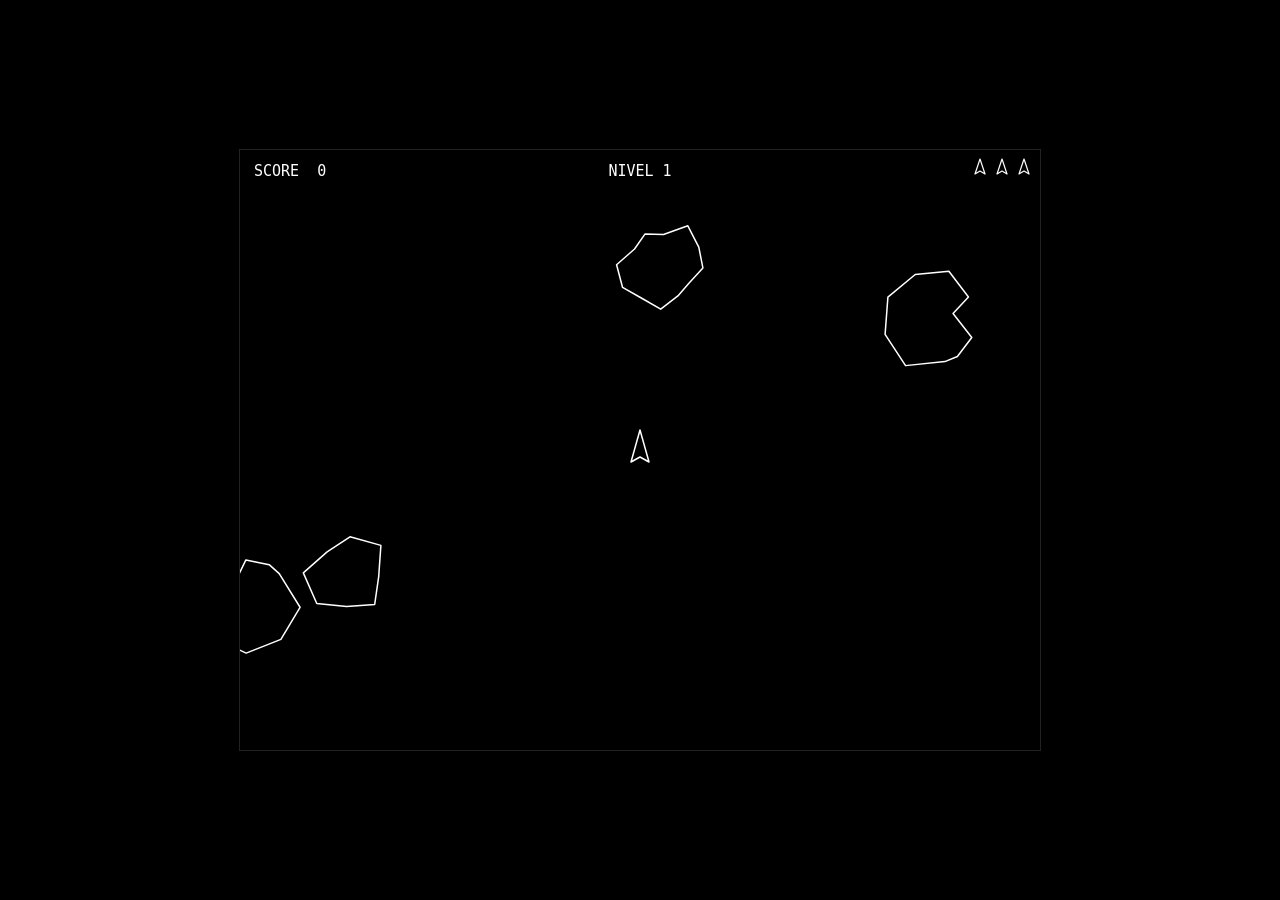
<file: 02-asteroids/index.html>
<!DOCTYPE html>
<html lang="es">
<head>
  <meta charset="UTF-8">
  <title>Asteroids</title>
  <link rel="icon" type="image/svg+xml" href="favicon.svg">
  <style>
    * { margin: 0; padding: 0; box-sizing: border-box; }
    body {
      background: #000;
      display: flex;
      align-items: center;
      justify-content: center;
      height: 100vh;
    }
    canvas {
      display: block;
      border: 1px solid #222;
    }
  </style>
</head>
<body>
  <canvas id="canvas" width="800" height="600"></canvas>
  <script src="game.js"></script>
</body>
</html>
</file>
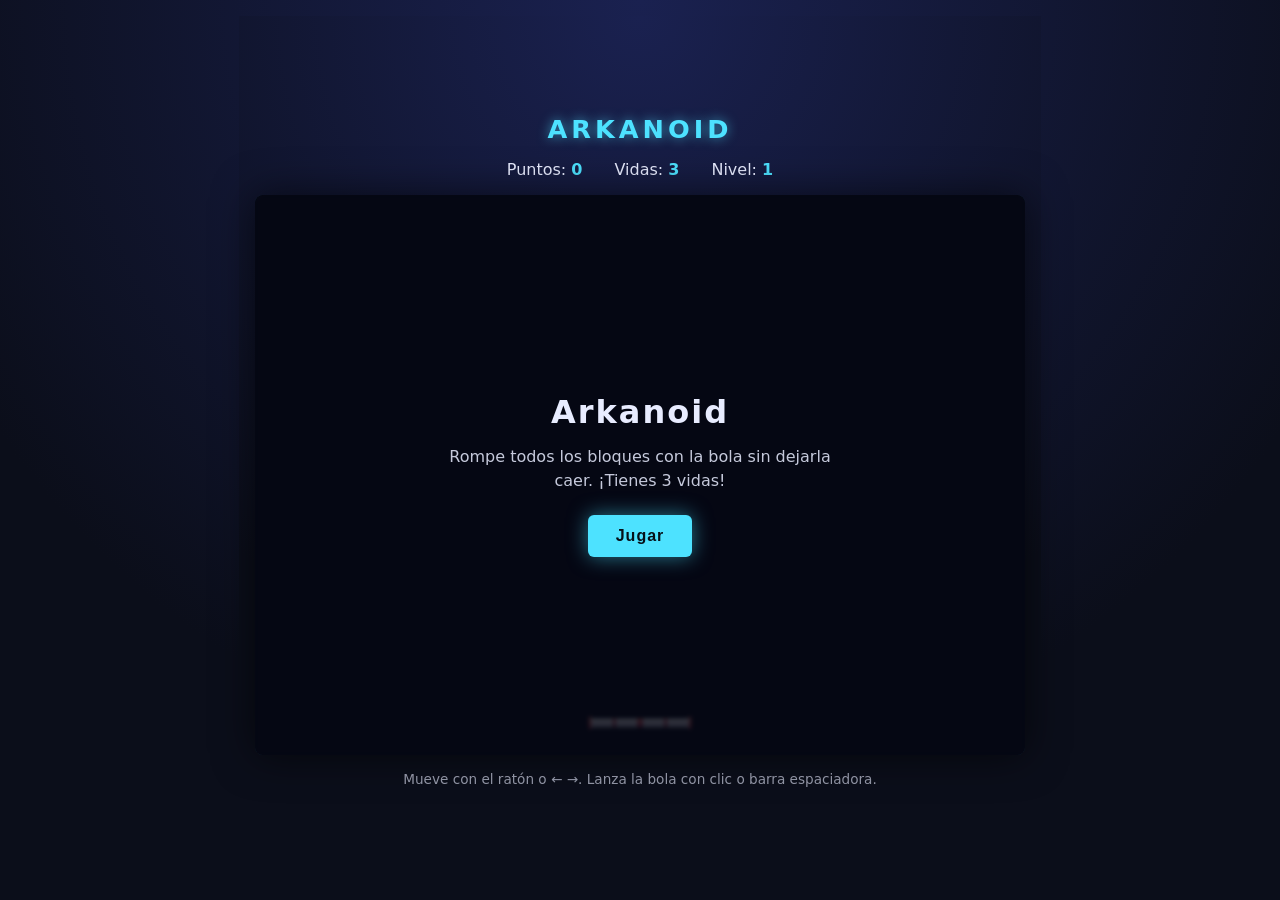
<file: 04-Arkanoid/index.html>
<!DOCTYPE html>
<html lang="es">
<head>
  <meta charset="UTF-8">
  <meta name="viewport" content="width=device-width, initial-scale=1.0">
  <title>Arkanoid</title>
  <style>
    :root {
      --bg: #0b0e1a;
      --panel: #121734;
      --accent: #4de2ff;
      --text: #e8ecff;
    }
    * { box-sizing: border-box; margin: 0; padding: 0; }
    html, body {
      height: 100%;
      background: radial-gradient(circle at 50% 0%, #1a2150 0%, var(--bg) 70%);
      color: var(--text);
      font-family: "Segoe UI", system-ui, sans-serif;
      display: flex;
      flex-direction: column;
      align-items: center;
      justify-content: center;
      gap: 16px;
      padding: 16px;
    }
    h1 {
      font-size: 1.6rem;
      letter-spacing: 4px;
      text-transform: uppercase;
      color: var(--accent);
      text-shadow: 0 0 12px rgba(77, 226, 255, 0.6);
    }
    .hud {
      display: flex;
      gap: 32px;
      font-size: 1rem;
      font-variant-numeric: tabular-nums;
    }
    .hud span { color: var(--accent); font-weight: 600; }
    .stage {
      position: relative;
      border-radius: 8px;
      overflow: hidden;
      box-shadow: 0 0 40px rgba(0, 0, 0, 0.6), inset 0 0 0 2px rgba(77, 226, 255, 0.2);
    }
    canvas { display: block; background: #060814; }
    .overlay {
      position: absolute;
      inset: 0;
      display: flex;
      flex-direction: column;
      align-items: center;
      justify-content: center;
      gap: 14px;
      text-align: center;
      background: rgba(6, 8, 20, 0.82);
      backdrop-filter: blur(2px);
      padding: 24px;
    }
    .overlay.hidden { display: none; }
    .overlay h2 { font-size: 2rem; letter-spacing: 2px; }
    .overlay p { opacity: 0.85; max-width: 420px; line-height: 1.5; }
    .overlay button {
      margin-top: 8px;
      padding: 12px 28px;
      font-size: 1rem;
      font-weight: 600;
      letter-spacing: 1px;
      color: #061018;
      background: var(--accent);
      border: none;
      border-radius: 6px;
      cursor: pointer;
      transition: transform 0.1s ease, box-shadow 0.2s ease;
      box-shadow: 0 0 20px rgba(77, 226, 255, 0.5);
    }
    .overlay button:hover { transform: translateY(-2px); }
    .hint { font-size: 0.85rem; opacity: 0.6; }
  </style>
</head>
<body>
  <h1>Arkanoid</h1>
  <div class="hud">
    <div>Puntos: <span id="score">0</span></div>
    <div>Vidas: <span id="lives">3</span></div>
    <div>Nivel: <span id="level">1</span></div>
  </div>
  <div class="stage">
    <canvas id="game" width="770" height="560"></canvas>
    <div class="overlay" id="overlay">
      <h2 id="overlayTitle">Arkanoid</h2>
      <p id="overlayText">Rompe todos los bloques con la bola sin dejarla caer.</p>
      <button id="startBtn">Jugar</button>
    </div>
  </div>
  <p class="hint">Mueve con el ratón o ← →. Lanza la bola con clic o barra espaciadora.</p>

  <script src="assets/spritesheet.js"></script>
  <script src="game.js"></script>
</body>
</html>
</file>
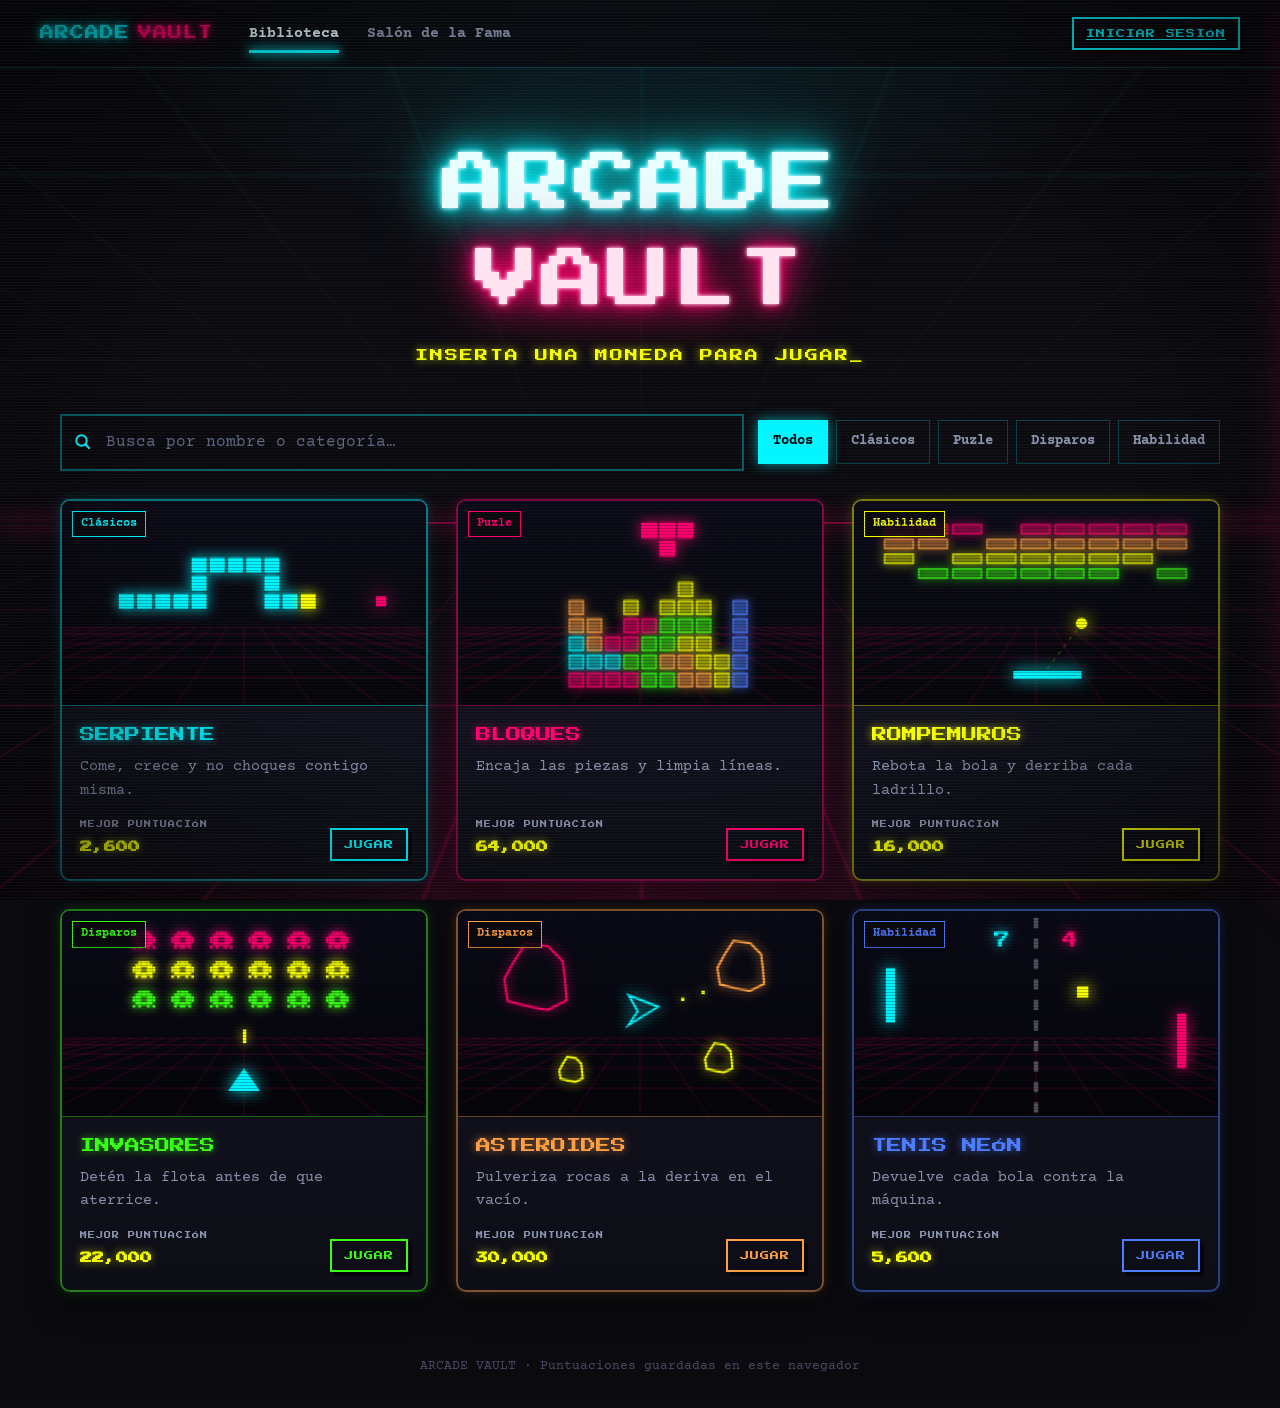
<file: 05-Arcade/Index.html>
<!DOCTYPE html>
<html lang="es">
<head>
<meta charset="UTF-8">
<meta name="viewport" content="width=device-width, initial-scale=1, viewport-fit=cover">
<title>ARCADE VAULT</title>
<link rel="preconnect" href="https://fonts.googleapis.com">
<link rel="preconnect" href="https://fonts.gstatic.com" crossorigin>
<link href="https://fonts.googleapis.com/css2?family=Courier+Prime:ital,wght@0,400;0,700;1,400&family=Press+Start+2P&display=swap" rel="stylesheet">
<link rel="stylesheet" href="css/base.css">
<link rel="stylesheet" href="css/background.css">
<link rel="stylesheet" href="css/nav.css">
<link rel="stylesheet" href="css/layout.css">
<link rel="stylesheet" href="css/library.css">
<link rel="stylesheet" href="css/detail.css">
<link rel="stylesheet" href="css/player.css">
<link rel="stylesheet" href="css/modal.css">
<link rel="stylesheet" href="css/auth.css">
<link rel="stylesheet" href="css/fame.css">
<link rel="stylesheet" href="css/toast.css">
<link rel="stylesheet" href="css/responsive.css">
</head>
<body>
<div class="bg" aria-hidden="true"><div class="ceiling"></div><div class="horizon"></div><div class="floor"></div></div>
<div class="scan" aria-hidden="true"></div>

<nav class="nav" aria-label="Principal">
  <a class="nav-logo" href="#/">ARCADE<span>VAULT</span></a>
  <div class="nav-links">
    <a href="#/" data-nav="library">Biblioteca</a>
    <a href="#/salon" data-nav="fame">Salón de la Fama</a>
  </div>
  <div class="nav-right" id="navRight"></div>
  <button class="burger" id="burger" aria-label="Abrir menú" aria-expanded="false"><i></i><i></i><i></i></button>
</nav>
<div class="drawer-back" id="drawerBack"></div>
<aside class="drawer" id="drawer" aria-label="Menú móvil">
  <button class="close" id="drawerClose" aria-label="Cerrar menú">✕</button>
  <div id="drawerBody"></div>
</aside>

<main id="app"></main>
<footer>ARCADE VAULT · Puntuaciones guardadas en este navegador</footer>
<div class="toast" id="toast" role="status" aria-live="polite"></div>


<script src="js/core/utils.js"></script>
<script src="js/core/store.js"></script>
<script src="js/core/api.js"></script>
<script src="js/core/session.js"></script>
<script src="js/engine/engine.js"></script>
<script src="js/games/snake.js"></script>
<script src="js/games/blocks.js"></script>
<script src="js/games/breakout.js"></script>
<script src="js/games/invaders.js"></script>
<script src="js/games/asteroids.js"></script>
<script src="js/games/tennis.js"></script>
<script src="js/catalog/games.js"></script>
<script src="js/catalog/covers.js"></script>
<script src="js/ui/nav.js"></script>
<script src="js/router.js"></script>
<script src="js/views/library.js"></script>
<script src="js/views/detail.js"></script>
<script src="js/views/player.js"></script>
<script src="js/views/gameover.js"></script>
<script src="js/views/auth.js"></script>
<script src="js/views/fame.js"></script>
<script src="js/main.js"></script>
</body>
</html>
</file>
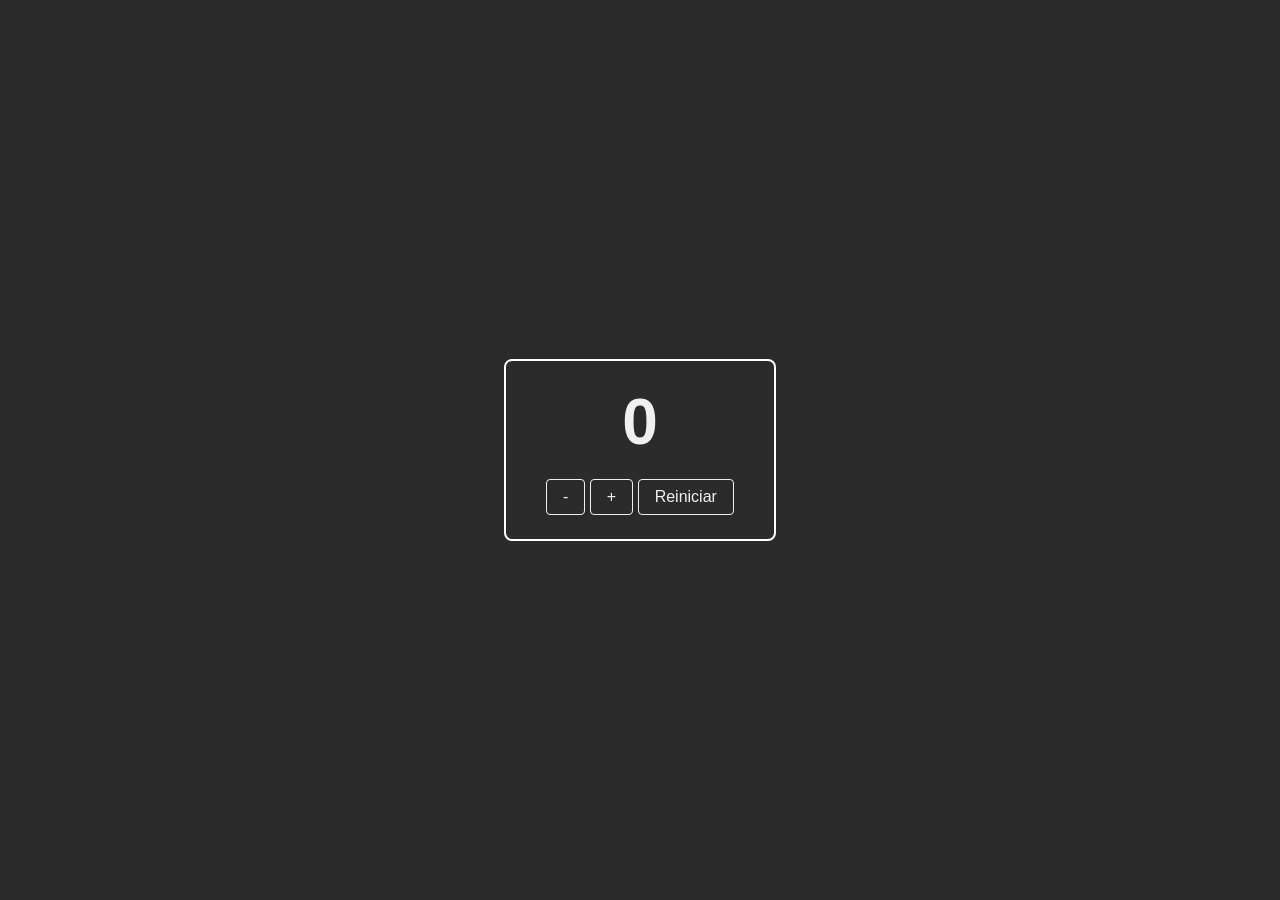
<file: 01-firstCode/contador.html>
<!DOCTYPE html>
<html lang="es">
<head>
  <meta charset="UTF-8">
  <meta name="viewport" content="width=device-width, initial-scale=1.0">
  <title>Contador</title>
  <style>
    body {
      background-color: #2b2b2b;
      color: #f0f0f0;
      font-family: sans-serif;
      margin: 0;
      min-height: 100vh;
      display: flex;
      justify-content: center;
      align-items: center;
    }

    .contador {
      border: 2px solid #ffffff;
      border-radius: 8px;
      padding: 24px 40px;
      text-align: center;
    }

    #valor {
      font-size: 4rem;
      margin: 0 0 20px;
    }

    button {
      background: transparent;
      color: #f0f0f0;
      border: 1px solid #f0f0f0;
      border-radius: 4px;
      padding: 8px 16px;
      font-size: 1rem;
      cursor: pointer;
    }

    button:hover {
      background-color: #f0f0f0;
      color: #2b2b2b;
    }
  </style>
</head>
<body>
  <div class="contador">
    <h1 id="valor">0</h1>
    <button onclick="cambiar(-1)">-</button>
    <button onclick="cambiar(1)">+</button>
    <button onclick="reiniciar()">Reiniciar</button>
  </div>

  <script>
    let cuenta = 0;
    const valor = document.getElementById("valor");

    function cambiar(n) {
      cuenta += n;
      valor.textContent = cuenta;
    }

    function reiniciar() {
      cuenta = 0;
      valor.textContent = cuenta;
    }
  </script>
</body>
</html>
</file>
<file: 05-Arcade/css/base.css>
/* ================= TOKENS ================= */
:root{
  --bg:#0a0a0f; --bg-2:#10101a; --panel:#0d0d16; --panel-2:#141422;
  --cyan:#00f5ff; --mag:#ff006e; --yel:#f5ff00;
  --gold:#ffd23f; --silver:#d6e2f0; --bronze:#ff9a52;
  --text:#e6f4ff; --muted:#8a93ad; --line:rgba(0,245,255,.22); --grid:rgba(255,0,110,.45);
  --pixel:"Press Start 2P", "Courier New", monospace;
  --mono:"Courier Prime", "Courier New", ui-monospace, Menlo, monospace;
  --nav-h:68px;
  color-scheme:dark;
  box-sizing:border-box;
  padding-top:env(safe-area-inset-top,0px);
  padding-bottom:env(safe-area-inset-bottom,0px);
}
/* La cabina arcade es oscura por diseño: ambos esquemas comparten la paleta */
@media (prefers-color-scheme: dark){
  :root:not([data-theme="light"]){ --bg:#0a0a0f; --panel:#0d0d16; --text:#e6f4ff; }
}
:root[data-theme="dark"]{ --bg:#0a0a0f; --panel:#0d0d16; --text:#e6f4ff; }

*,*::before,*::after{box-sizing:inherit}
html{scroll-padding-top:env(safe-area-inset-top,0px);height:100%}
body{margin:0;min-height:100%;background:var(--bg);color:var(--text);font-family:var(--mono);font-size:16px;line-height:1.55;overflow-x:hidden;-webkit-font-smoothing:antialiased;-webkit-tap-highlight-color:transparent}
button,input{font:inherit;color:inherit}
button{cursor:pointer}
a{color:inherit}
:focus-visible{outline:2px dashed var(--yel);outline-offset:3px}
.sr{position:absolute;width:1px;height:1px;overflow:hidden;clip:rect(0 0 0 0);white-space:nowrap}
</file>
<file: 05-Arcade/css/background.css>
/* ================= FONDO: rejilla en perspectiva + scanlines ================= */
.bg{position:fixed;inset:0;z-index:-1;pointer-events:none;overflow:hidden;
  background:
    radial-gradient(ellipse 80% 50% at 50% 100%, rgba(255,0,110,.20), transparent 70%),
    radial-gradient(ellipse 60% 40% at 50% 0%, rgba(0,245,255,.10), transparent 70%),
    var(--bg)}
.bg .horizon{position:absolute;left:0;right:0;top:58%;height:2px;background:linear-gradient(90deg,transparent,var(--mag),transparent);box-shadow:0 0 24px 4px rgba(255,0,110,.45);opacity:.7}
.bg .floor{position:absolute;left:-60%;right:-60%;top:58%;height:80%;
  background-image:linear-gradient(var(--grid) 1px,transparent 1px),linear-gradient(90deg,var(--grid) 1px,transparent 1px);
  background-size:64px 64px;transform:perspective(320px) rotateX(64deg);transform-origin:50% 0;
  animation:floor 1.8s linear infinite;
  -webkit-mask-image:linear-gradient(to bottom,transparent 0%,#000 35%);mask-image:linear-gradient(to bottom,transparent 0%,#000 35%);opacity:.55}
.bg .ceiling{position:absolute;left:-60%;right:-60%;bottom:42%;height:70%;
  background-image:linear-gradient(rgba(0,245,255,.25) 1px,transparent 1px),linear-gradient(90deg,rgba(0,245,255,.25) 1px,transparent 1px);
  background-size:64px 64px;transform:perspective(320px) rotateX(-64deg);transform-origin:50% 100%;
  animation:ceil 1.8s linear infinite;
  -webkit-mask-image:linear-gradient(to top,transparent 0%,#000 60%);mask-image:linear-gradient(to top,transparent 0%,#000 60%);opacity:.18}
@keyframes floor{to{background-position:0 64px}}
@keyframes ceil{to{background-position:0 -64px}}
.scan{position:fixed;inset:0;z-index:9999;pointer-events:none;
  background:repeating-linear-gradient(to bottom,rgba(255,255,255,.035) 0 1px,transparent 1px 3px),
             radial-gradient(ellipse at center,transparent 55%,rgba(0,0,0,.55) 100%)}
</file>
<file: 05-Arcade/css/nav.css>
/* ================= NAVBAR ================= */
.nav{position:sticky;top:env(safe-area-inset-top,0px);z-index:50;height:var(--nav-h);display:flex;align-items:center;gap:24px;padding:0 clamp(16px,4vw,40px);
  background:rgba(10,10,15,.82);backdrop-filter:blur(10px);-webkit-backdrop-filter:blur(10px);border-bottom:1px solid var(--line)}
body.playing .nav{display:none}
.nav-logo{font-family:var(--pixel);font-size:14px;text-decoration:none;color:var(--cyan);letter-spacing:1px;white-space:nowrap;text-shadow:0 0 6px var(--cyan),0 0 18px rgba(0,245,255,.6)}
.nav-logo span{color:var(--mag);text-shadow:0 0 6px var(--mag),0 0 18px rgba(255,0,110,.6);margin-left:8px}
.nav-links{display:flex;gap:28px;margin-left:12px}
.nav-links a{position:relative;text-decoration:none;font-weight:700;font-size:15px;color:var(--muted);padding:6px 0;transition:color .15s}
.nav-links a:hover{color:var(--text)}
.nav-links a.active{color:var(--text)}
.nav-links a.active::after{content:"";position:absolute;left:0;right:0;bottom:-2px;height:3px;background:var(--cyan);box-shadow:0 0 8px var(--cyan),0 0 16px var(--cyan)}
.nav-right{margin-left:auto;display:flex;align-items:center;gap:12px}
.burger{display:none;margin-left:auto;width:44px;height:44px;border:1px solid var(--line);background:transparent;padding:0;position:relative}
.burger i{position:absolute;left:12px;right:12px;height:2px;background:var(--cyan);box-shadow:0 0 6px var(--cyan)}
.burger i:nth-child(1){top:14px}.burger i:nth-child(2){top:21px}.burger i:nth-child(3){top:28px}
.avatar-btn{display:flex;align-items:center;gap:10px;background:transparent;border:1px solid var(--line);padding:5px 12px 5px 5px}
.avatar{width:30px;height:30px;display:grid;place-items:center;font-family:var(--pixel);font-size:12px;color:var(--bg);background:var(--av,var(--cyan));box-shadow:0 0 10px var(--av,var(--cyan))}
.avatar-btn b{font-size:14px}
.menu{position:absolute;top:calc(var(--nav-h) - 6px);right:clamp(16px,4vw,40px);background:var(--panel);border:1px solid var(--line);min-width:200px;padding:6px;box-shadow:0 0 24px rgba(0,245,255,.15)}
.menu button{display:block;width:100%;text-align:left;background:none;border:0;padding:10px 12px;font-weight:700}
.menu button:hover{background:rgba(0,245,255,.08);color:var(--cyan)}
.guest-chip{font-size:13px;color:var(--muted);border:1px dashed var(--muted);padding:4px 8px}

/* Drawer móvil */
.drawer-back{position:fixed;inset:0;background:rgba(0,0,0,.6);z-index:60;opacity:0;pointer-events:none;transition:opacity .2s}
.drawer{position:fixed;top:0;right:0;bottom:0;width:min(320px,86vw);z-index:61;background:var(--panel);border-left:2px solid var(--mag);box-shadow:-10px 0 40px rgba(255,0,110,.25);
  transform:translateX(105%);transition:transform .25s cubic-bezier(.2,.8,.2,1);padding:calc(env(safe-area-inset-top,0px) + 20px) 24px calc(env(safe-area-inset-bottom,0px) + 24px);display:flex;flex-direction:column;gap:8px}
.drawer.open{transform:none}
.drawer-back.open{opacity:1;pointer-events:auto}
.drawer a,.drawer .dbtn{display:block;text-decoration:none;font-family:var(--pixel);font-size:12px;padding:16px 4px;border-bottom:1px solid var(--line);background:none;border-left:0;border-right:0;border-top:0;text-align:left;width:100%}
.drawer a.active{color:var(--cyan);text-shadow:0 0 8px var(--cyan)}
.drawer .close{align-self:flex-end;background:none;border:1px solid var(--line);width:40px;height:40px;font-size:18px;margin-bottom:12px}
</file>
<file: 05-Arcade/css/layout.css>
/* ================= LAYOUT / VISTAS ================= */
main{max-width:1240px;margin:0 auto;padding:0 clamp(16px,4vw,40px) 64px;min-height:calc(100vh - var(--nav-h))}
body.playing main{max-width:none;padding:0 12px 24px}
.view{animation:viewIn .28s cubic-bezier(.2,.8,.2,1)}
@keyframes viewIn{from{opacity:0;transform:translateX(18px)}to{opacity:1;transform:none}}

/* ================= BOTONES ================= */
.btn{--c:var(--cyan);font-family:var(--pixel);font-size:11px;letter-spacing:1px;line-height:1;padding:14px 18px;background:transparent;color:var(--c);border:2px solid var(--c);
  box-shadow:0 0 0 rgba(0,0,0,0),4px 4px 0 rgba(0,0,0,.6);transition:box-shadow .15s,background .15s,color .15s,transform .06s;text-transform:uppercase;white-space:nowrap}
.btn:hover{background:color-mix(in srgb,var(--c) 14%,transparent);box-shadow:0 0 14px var(--c),inset 0 0 10px color-mix(in srgb,var(--c) 40%,transparent),4px 4px 0 rgba(0,0,0,.6)}
.btn:active{transform:translate(2px,2px) scale(.97);box-shadow:0 0 18px var(--c),1px 1px 0 rgba(0,0,0,.6)}
.btn:disabled{opacity:.45;cursor:not-allowed}
.btn.mag{--c:var(--mag)} .btn.yel{--c:var(--yel)}
.btn.solid{background:var(--c);color:var(--bg)}
.btn.solid:hover{background:var(--c);filter:brightness(1.1)}
.btn.big{font-size:15px;padding:20px 28px}
.btn.sm{font-size:9px;padding:10px 12px}
.btn.ghost{--c:var(--muted)}
.btn.ghost:hover{--c:var(--text)}
.pulse{animation:pulse 1.4s ease-in-out infinite}
@keyframes pulse{0%,100%{box-shadow:0 0 8px var(--c),0 0 0 0 color-mix(in srgb,var(--c) 50%,transparent),4px 4px 0 rgba(0,0,0,.6)}50%{box-shadow:0 0 26px var(--c),0 0 0 10px transparent,4px 4px 0 rgba(0,0,0,.6)}}
</file>
<file: 05-Arcade/css/library.css>
/* ================= HOME ================= */
.hero{text-align:center;padding:clamp(40px,8vw,80px) 0 clamp(28px,5vw,48px)}
.logo-big{font-family:var(--pixel);font-weight:400;margin:0;font-size:clamp(26px,6.4vw,64px);line-height:1.15;color:#eaffff;letter-spacing:2px;
  text-shadow:0 0 4px #fff,0 0 10px var(--cyan),0 0 22px var(--cyan),0 0 44px var(--cyan),0 0 80px rgba(0,245,255,.6)}
.logo-big .v{display:block;margin-top:.35em;color:#ffe3f0;text-shadow:0 0 4px #fff,0 0 10px var(--mag),0 0 22px var(--mag),0 0 44px var(--mag),0 0 80px rgba(255,0,110,.6)}
.flicker{animation:flicker 5s linear infinite}
@keyframes flicker{0%,18%,22%,25%,53%,57%,100%{opacity:1}20%,24%,55%{opacity:.35}}
.insert{font-family:var(--pixel);font-size:clamp(9px,1.6vw,13px);color:var(--yel);margin:28px 0 0;letter-spacing:2px;text-shadow:0 0 8px rgba(245,255,0,.7)}
.blink{animation:blink 1s steps(1) infinite}
@keyframes blink{50%{opacity:0}}

.toolbar{display:flex;flex-wrap:wrap;gap:14px;align-items:center;margin-bottom:28px}
.field{position:relative;flex:1 1 280px}
.field input,.input{width:100%;background:rgba(10,10,15,.85);border:2px solid rgba(0,245,255,.35);padding:14px 16px 14px 44px;font-size:16px;color:var(--text);transition:border-color .15s,box-shadow .15s;border-radius:0}
.input{padding-left:16px}
.field input::placeholder,.input::placeholder{color:#5d6680}
.field input:focus,.input:focus{outline:none;border-color:var(--cyan);box-shadow:0 0 0 1px var(--cyan),0 0 16px rgba(0,245,255,.45),inset 0 0 12px rgba(0,245,255,.12)}
.field svg{position:absolute;left:14px;top:50%;transform:translateY(-50%);width:18px;height:18px;color:var(--cyan)}
.chips{display:flex;gap:8px;flex-wrap:wrap}
.chip{font-weight:700;font-size:14px;padding:10px 14px;background:transparent;border:1px solid var(--line);color:var(--muted);transition:all .15s}
.chip:hover{color:var(--text);border-color:var(--cyan)}
.chip[aria-pressed="true"]{color:var(--bg);background:var(--cyan);border-color:var(--cyan);box-shadow:0 0 12px rgba(0,245,255,.6)}

.cards{display:grid;grid-template-columns:repeat(3,minmax(0,1fr));gap:clamp(16px,2.4vw,28px);perspective:1100px}
.card{--accent:var(--cyan);position:relative;display:flex;flex-direction:column;background:linear-gradient(180deg,var(--panel-2),var(--panel));border:2px solid color-mix(in srgb,var(--accent) 45%,transparent);
  border-radius:10px;overflow:hidden;cursor:pointer;transform-style:preserve-3d;transform:var(--tf,none);transition:transform .18s ease-out,box-shadow .2s,border-color .2s;
  box-shadow:0 0 12px color-mix(in srgb,var(--accent) 18%,transparent),0 10px 30px rgba(0,0,0,.5)}
.card:hover,.card:focus-within{border-color:var(--accent);box-shadow:0 0 18px color-mix(in srgb,var(--accent) 60%,transparent),0 0 46px color-mix(in srgb,var(--accent) 30%,transparent),0 22px 40px rgba(0,0,0,.6)}
.cover{position:relative;aspect-ratio:16/9;background:#05050a;border-bottom:1px solid color-mix(in srgb,var(--accent) 40%,transparent)}
.cover canvas{width:100%;height:100%;display:block}
.cover::after{content:"";position:absolute;inset:0;background:repeating-linear-gradient(to bottom,rgba(0,0,0,.25) 0 1px,transparent 1px 3px);pointer-events:none}
.cat{position:absolute;top:10px;left:10px;font-size:12px;font-weight:700;padding:3px 8px;background:rgba(10,10,15,.85);border:1px solid var(--accent);color:var(--accent)}
.card-body{padding:18px 18px 18px;display:flex;flex-direction:column;gap:10px;flex:1}
.card h3{font-family:var(--pixel);font-weight:400;font-size:15px;margin:0;color:var(--accent);text-shadow:0 0 8px color-mix(in srgb,var(--accent) 70%,transparent);line-height:1.4}
.card p{margin:0;color:var(--muted);font-size:15px}
.card-foot{display:flex;align-items:flex-end;justify-content:space-between;gap:12px;margin-top:auto;padding-top:8px}
.badge small{display:block;font-family:var(--pixel);font-size:7px;color:var(--muted);letter-spacing:1px;margin-bottom:6px}
.badge b{font-family:var(--pixel);font-size:12px;color:var(--yel);text-shadow:0 0 8px rgba(245,255,0,.6)}
.card .btn{--c:var(--accent)}
.empty{text-align:center;padding:60px 0;color:var(--muted)}
.empty b{display:block;font-family:var(--pixel);font-size:12px;color:var(--mag);margin-bottom:12px}
</file>
<file: 05-Arcade/css/detail.css>
/* ================= DETALLE ================= */
.detail{display:grid;grid-template-columns:minmax(0,1.35fr) minmax(280px,1fr);gap:clamp(20px,4vw,48px);padding:clamp(24px,5vw,56px) 0}
.back-link{background:none;border:0;color:var(--muted);font-weight:700;padding:0;margin-bottom:22px;font-size:15px}
.back-link:hover{color:var(--cyan)}
.detail-cover{border:2px solid var(--accent);border-radius:12px;overflow:hidden;aspect-ratio:16/9;box-shadow:0 0 30px color-mix(in srgb,var(--accent) 35%,transparent);position:relative}
.detail-cover canvas{width:100%;height:100%;display:block}
.glow-title{font-family:var(--pixel);font-weight:400;font-size:clamp(24px,4.6vw,46px);line-height:1.2;margin:28px 0 18px;color:#fff;
  text-shadow:0 0 4px #fff,0 0 12px var(--accent,var(--cyan)),0 0 30px var(--accent,var(--cyan)),0 0 60px color-mix(in srgb,var(--accent,var(--cyan)) 60%,transparent)}
.meta-line{color:var(--accent);font-weight:700;margin:0}
.desc{font-size:18px;max-width:62ch;color:#cdd9ec;margin:0 0 22px}
.controls-box{border-left:3px solid var(--yel);padding:4px 0 4px 16px;margin:0 0 28px;color:var(--muted);max-width:62ch}
.controls-box b{color:var(--yel)}
.actions{display:flex;flex-wrap:wrap;gap:16px;align-items:center}
.panel{background:rgba(13,13,22,.88);border:2px solid var(--line);border-radius:10px;padding:22px;box-shadow:inset 0 0 30px rgba(0,245,255,.05)}
.panel h2{font-family:var(--pixel);font-weight:400;font-size:12px;margin:0 0 18px;color:var(--yel);text-shadow:0 0 8px rgba(245,255,0,.6);line-height:1.6}
.lb{list-style:none;margin:0;padding:0}
.lb li{display:grid;grid-template-columns:34px 1fr auto;gap:4px 10px;align-items:baseline;padding:9px 0;border-bottom:1px dashed rgba(0,245,255,.14)}
.lb li:last-child{border-bottom:0}
.lb .r{font-family:var(--pixel);font-size:10px;color:var(--muted)}
.lb .n{font-weight:700;overflow:hidden;text-overflow:ellipsis;white-space:nowrap}
.lb .s{font-family:var(--pixel);font-size:10px;color:var(--cyan)}
.lb .d{grid-column:2/4;font-size:12px;color:#5d6680;margin-top:-2px}
.lb li.g .r,.lb li.g .s{color:var(--gold);text-shadow:0 0 8px var(--gold)}
.lb li.si .r,.lb li.si .s{color:var(--silver);text-shadow:0 0 8px var(--silver)}
.lb li.b .r,.lb li.b .s{color:var(--bronze);text-shadow:0 0 8px var(--bronze)}
.lb li.me{background:rgba(245,255,0,.07);outline:1px solid rgba(245,255,0,.4);padding-left:6px;padding-right:6px}

/* Spinner pixel */
.spinner{display:flex;gap:6px;justify-content:center;padding:28px 0}
.spinner i{width:10px;height:10px;background:var(--cyan);box-shadow:0 0 8px var(--cyan);animation:pix .8s steps(2) infinite}
.spinner i:nth-child(2){animation-delay:.13s;background:var(--mag);box-shadow:0 0 8px var(--mag)}
.spinner i:nth-child(3){animation-delay:.26s;background:var(--yel);box-shadow:0 0 8px var(--yel)}
.spinner i:nth-child(4){animation-delay:.39s}
@keyframes pix{0%{transform:translateY(0);opacity:1}50%{transform:translateY(-8px);opacity:.3}}
</file>
<file: 05-Arcade/css/player.css>
/* ================= REPRODUCTOR ================= */
.player{display:flex;flex-direction:column;align-items:center;padding-top:calc(env(safe-area-inset-top,0px) * 0 + 14px)}
.hud{width:min(100%,920px);display:flex;align-items:center;justify-content:space-between;gap:12px;flex-wrap:wrap;padding:12px 4px 16px}
.hud-stats{display:flex;gap:clamp(14px,3vw,34px);flex-wrap:wrap}
.hud-stats div{display:flex;flex-direction:column;gap:6px;min-width:0}
.hud-stats small{font-family:var(--pixel);font-size:8px;color:var(--muted);letter-spacing:1px}
.hud-stats b{font-family:var(--pixel);font-size:clamp(11px,1.6vw,15px);font-weight:400;color:var(--cyan);text-shadow:0 0 8px rgba(0,245,255,.7);white-space:nowrap}
.hud-stats .lives b{color:var(--mag);text-shadow:0 0 8px rgba(255,0,110,.7);letter-spacing:2px}
.hud-stats .lvl b{color:var(--yel);text-shadow:0 0 8px rgba(245,255,0,.6)}
.hud-stats .pl b{color:var(--text);text-shadow:none;max-width:16ch;overflow:hidden;text-overflow:ellipsis}
.hud-actions{display:flex;gap:10px}
.cabinet{--ar:1;width:min(100%,760px,calc((100vh - 250px) * var(--ar)));width:min(100%,760px,calc((100dvh - 250px) * var(--ar)));min-width:min(100%,280px)}
.bezel{background:linear-gradient(160deg,#1c1c2b,#0b0b12 60%);border-radius:28px;padding:clamp(12px,2.4vw,26px);border:1px solid #2a2a40;
  box-shadow:inset 0 2px 0 rgba(255,255,255,.06),inset 0 -6px 18px rgba(0,0,0,.7),0 0 0 6px #07070c,0 0 50px rgba(0,245,255,.12),0 30px 60px rgba(0,0,0,.7)}
.screen{position:relative;border-radius:22px / 26px;overflow:hidden;background:#05050a;box-shadow:0 0 0 2px #000,0 0 30px rgba(0,245,255,.25)}
.screen canvas{display:block;width:100%;height:auto;touch-action:none;image-rendering:auto}
.crt{position:absolute;inset:0;pointer-events:none;border-radius:inherit;
  background:repeating-linear-gradient(to bottom,rgba(0,0,0,.28) 0 1px,transparent 1px 3px),radial-gradient(ellipse at center,transparent 58%,rgba(0,0,0,.6) 100%);
  box-shadow:inset 0 0 60px rgba(0,0,0,.75),inset 0 0 8px rgba(0,245,255,.25)}
.crt::after{content:"";position:absolute;inset:0;background:linear-gradient(115deg,rgba(255,255,255,.07) 0%,transparent 30%);border-radius:inherit}
.bezel-label{text-align:center;font-family:var(--pixel);font-size:8px;color:#4a4a66;margin:14px 0 0;letter-spacing:2px}
.overlay-msg{position:absolute;inset:0;display:grid;place-items:center;background:rgba(5,5,10,.72);font-family:var(--pixel);font-size:clamp(14px,3vw,24px);color:var(--yel);text-shadow:0 0 12px var(--yel);text-align:center;line-height:2}
.overlay-msg small{display:block;font-size:9px;color:var(--muted);text-shadow:none}
.loader{position:absolute;inset:0;background:#05050a;display:grid;place-items:center;overflow:hidden}
.loader p{font-family:var(--pixel);font-size:11px;color:var(--cyan);text-shadow:0 0 8px var(--cyan);margin:0}
.loader::before{content:"";position:absolute;left:0;right:0;height:30%;top:-30%;background:linear-gradient(to bottom,transparent,rgba(0,245,255,.25),transparent);animation:wipe .7s linear infinite}
@keyframes wipe{to{top:100%}}
.hint{color:var(--muted);font-size:14px;text-align:center;margin:16px 0 0;max-width:60ch}
.pad{display:none;width:min(100%,520px);justify-content:space-between;align-items:center;margin-top:18px;user-select:none;-webkit-user-select:none}
.dpad{display:grid;grid-template-columns:repeat(3,58px);grid-template-rows:repeat(3,58px);gap:4px}
.pad button{background:rgba(0,245,255,.06);border:2px solid rgba(0,245,255,.5);color:var(--cyan);font-size:20px;touch-action:none;border-radius:8px}
.pad button.on{background:rgba(0,245,255,.3);box-shadow:0 0 14px var(--cyan)}
.dpad .u{grid-area:1/2}.dpad .l{grid-area:2/1}.dpad .r{grid-area:2/3}.dpad .d{grid-area:3/2}
.pad .fire{width:92px;height:92px;border-radius:50%;border-color:var(--mag);color:var(--mag);background:rgba(255,0,110,.08);font-family:var(--pixel);font-size:10px}
.pad .fire.on{background:rgba(255,0,110,.35);box-shadow:0 0 18px var(--mag)}
@media (pointer:coarse){.pad{display:flex}.cabinet{width:min(100%,760px,calc((100dvh - 400px) * var(--ar)))}}
</file>
<file: 05-Arcade/css/modal.css>
/* ================= MODAL ================= */
.modal-back{position:fixed;inset:0;z-index:80;background:rgba(5,5,10,.82);display:grid;place-items:center;padding:20px;animation:fade .2s}
@keyframes fade{from{opacity:0}}
.modal{width:min(100%,460px);background:var(--panel);border:2px solid var(--mag);border-radius:12px;padding:clamp(22px,5vw,36px);text-align:center;
  box-shadow:0 0 30px rgba(255,0,110,.45),inset 0 0 30px rgba(255,0,110,.08);animation:pop .3s cubic-bezier(.2,1.4,.4,1)}
@keyframes pop{from{transform:scale(.85);opacity:0}}
.modal h2{font-family:var(--pixel);font-weight:400;font-size:clamp(18px,4.4vw,26px);margin:0 0 22px;color:#ffe3f0;line-height:1.4;text-shadow:0 0 6px #fff,0 0 16px var(--mag),0 0 34px var(--mag)}
.modal .lbl{font-family:var(--pixel);font-size:9px;color:var(--muted);margin:0 0 10px}
.final{font-family:var(--pixel);font-size:clamp(22px,6vw,34px);color:var(--yel);text-shadow:0 0 14px var(--yel);margin-bottom:10px}
.record{font-family:var(--pixel);font-size:10px;color:var(--cyan);text-shadow:0 0 8px var(--cyan);margin:0 0 6px;animation:blink .6s steps(1) 6}
.typer{min-height:26px;font-family:var(--pixel);font-size:11px;color:#39ff14;text-shadow:0 0 8px #39ff14;margin:16px 0 6px}
.typer::after{content:"█";animation:blink .7s steps(1) infinite;margin-left:2px}
.typer:empty::after{content:""}
.save-note{font-size:14px;color:var(--muted);margin:0 0 6px;min-height:1px}
.modal .stack{display:flex;flex-direction:column;gap:12px;margin-top:18px}
.modal .row{display:flex;gap:12px}
.modal .row .btn{flex:1;padding-left:10px;padding-right:10px}
</file>
<file: 05-Arcade/css/auth.css>
/* ================= AUTH ================= */
.auth-wrap{display:grid;place-items:center;padding:clamp(28px,7vw,72px) 0}
.auth{width:min(100%,440px);background:rgba(13,13,22,.92);border:2px solid var(--line);border-radius:12px;padding:clamp(22px,5vw,36px);box-shadow:0 0 40px rgba(0,245,255,.12)}
.auth .logo-sm{font-family:var(--pixel);text-align:center;font-size:18px;line-height:1.6;margin:0 0 26px;color:#eaffff;text-shadow:0 0 6px var(--cyan),0 0 20px var(--cyan)}
.auth .logo-sm span{color:#ffe3f0;text-shadow:0 0 6px var(--mag),0 0 20px var(--mag)}
.tabs{display:grid;grid-template-columns:1fr 1fr;border:2px solid var(--line);margin-bottom:24px}
.tabs button{font-family:var(--pixel);font-size:9px;padding:14px 6px;background:none;border:0;color:var(--muted);line-height:1.5}
.tabs button[aria-selected="true"]{background:var(--cyan);color:var(--bg);box-shadow:0 0 16px rgba(0,245,255,.5)}
.auth label{display:block;font-weight:700;font-size:14px;margin:0 0 6px;color:var(--cyan)}
.auth .f{margin-bottom:16px}
.err{color:var(--mag);font-size:14px;min-height:20px;margin:-4px 0 10px;font-weight:700}
.divider{display:flex;align-items:center;gap:12px;color:var(--muted);font-size:13px;margin:22px 0 14px}
.divider::before,.divider::after{content:"";flex:1;height:1px;background:var(--line)}
.social{display:grid;grid-template-columns:1fr 1fr;gap:10px}
.social .btn{font-family:var(--mono);font-weight:700;font-size:15px;letter-spacing:0;text-transform:none;padding:12px}
.guest{width:100%;margin-top:18px}
.note{font-size:13px;color:var(--muted);text-align:center;margin:12px 0 0}
</file>
<file: 05-Arcade/css/fame.css>
/* ================= SALÓN DE LA FAMA ================= */
.fame-head{text-align:center;padding:clamp(32px,6vw,64px) 0 10px}
.fame-head .glow-title{margin:0 0 14px;--accent:var(--yel)}
.fame-head p{color:var(--muted);margin:0}
.gtabs{display:flex;gap:8px;overflow-x:auto;padding:22px 2px 14px;scrollbar-width:thin}
.gtab{flex:0 0 auto;font-family:var(--pixel);font-size:9px;padding:12px 14px;background:transparent;border:2px solid var(--line);color:var(--muted)}
.gtab:hover{color:var(--text)}
.gtab[aria-selected="true"]{border-color:var(--accent);color:var(--accent);box-shadow:0 0 14px color-mix(in srgb,var(--accent) 50%,transparent);text-shadow:0 0 8px var(--accent)}
.table-wrap{overflow-x:auto}
table{width:100%;border-collapse:collapse;min-width:480px}
th{font-family:var(--pixel);font-weight:400;font-size:9px;color:var(--muted);text-align:left;padding:12px 14px;border-bottom:2px solid var(--line)}
th:nth-child(3),td:nth-child(3){text-align:right}
td{padding:14px;border-bottom:1px dashed rgba(0,245,255,.14);font-size:16px}
td.rk{font-family:var(--pixel);font-size:12px;width:90px}
td.sc{font-family:var(--pixel);font-size:13px;color:var(--cyan)}
td.dt{color:var(--muted);width:120px}
tr.row-in{opacity:0;animation:rowIn .4s cubic-bezier(.2,.8,.2,1) forwards;animation-delay:calc(var(--i) * 55ms)}
@keyframes rowIn{from{opacity:0;transform:translateX(-24px)}to{opacity:1;transform:none}}
tr.t1 td{color:var(--gold)} tr.t1 td.rk,tr.t1 td.sc{text-shadow:0 0 10px var(--gold);color:var(--gold)}
tr.t2 td{color:var(--silver)} tr.t2 td.rk,tr.t2 td.sc{text-shadow:0 0 10px var(--silver);color:var(--silver)}
tr.t3 td{color:var(--bronze)} tr.t3 td.rk,tr.t3 td.sc{text-shadow:0 0 10px var(--bronze);color:var(--bronze)}
tr.t1{background:linear-gradient(90deg,rgba(255,210,63,.12),transparent 70%)}
tr.t2{background:linear-gradient(90deg,rgba(214,226,240,.08),transparent 70%)}
tr.t3{background:linear-gradient(90deg,rgba(255,154,82,.09),transparent 70%)}
tr.me td{background:rgba(245,255,0,.08)}
.me-tag{display:inline-block;font-family:var(--pixel);font-size:7px;color:var(--bg);background:var(--yel);padding:4px 6px;margin-left:10px;vertical-align:middle;box-shadow:0 0 10px rgba(245,255,0,.6)}
.my-best{margin-top:18px;display:flex;align-items:center;justify-content:space-between;gap:12px;flex-wrap:wrap;border:2px dashed rgba(245,255,0,.5);padding:16px 18px;border-radius:8px}
.my-best small{font-family:var(--pixel);font-size:9px;color:var(--yel)}
.my-best b{font-family:var(--pixel);font-size:14px;color:var(--yel);text-shadow:0 0 10px var(--yel)}
.my-best span{color:var(--muted)}
</file>
<file: 05-Arcade/css/toast.css>
/* ================= TOAST ================= */
.toast{position:fixed;left:50%;bottom:calc(env(safe-area-inset-bottom,0px) + 24px);transform:translateX(-50%) translateY(20px);z-index:90;background:var(--panel);border:2px solid var(--yel);padding:12px 18px;font-weight:700;
  box-shadow:0 0 20px rgba(245,255,0,.35);opacity:0;pointer-events:none;transition:all .2s;max-width:calc(100% - 32px);text-align:center}
.toast.show{opacity:1;transform:translateX(-50%) translateY(0)}

footer{text-align:center;color:#4a4a66;font-size:13px;padding:0 16px 32px}
body.playing footer{display:none}
</file>
<file: 05-Arcade/css/responsive.css>
/* ================= RESPONSIVE ================= */
@media (max-width:980px){.cards{grid-template-columns:repeat(2,minmax(0,1fr))}}
@media (max-width:860px){
  .detail{grid-template-columns:1fr}
}
@media (max-width:560px){.cards{grid-template-columns:1fr}}
@media (max-width:720px){
  .nav-links,.nav-right{display:none}
  .burger{display:block}
  .hud-actions{width:100%}
  .hud-actions .btn{flex:1}
}
@media (prefers-reduced-motion:reduce){
  *,*::before,*::after{animation-duration:.01ms!important;animation-iteration-count:1!important;transition-duration:.01ms!important}
  .bg .floor,.bg .ceiling{animation:none}
}
</file>
